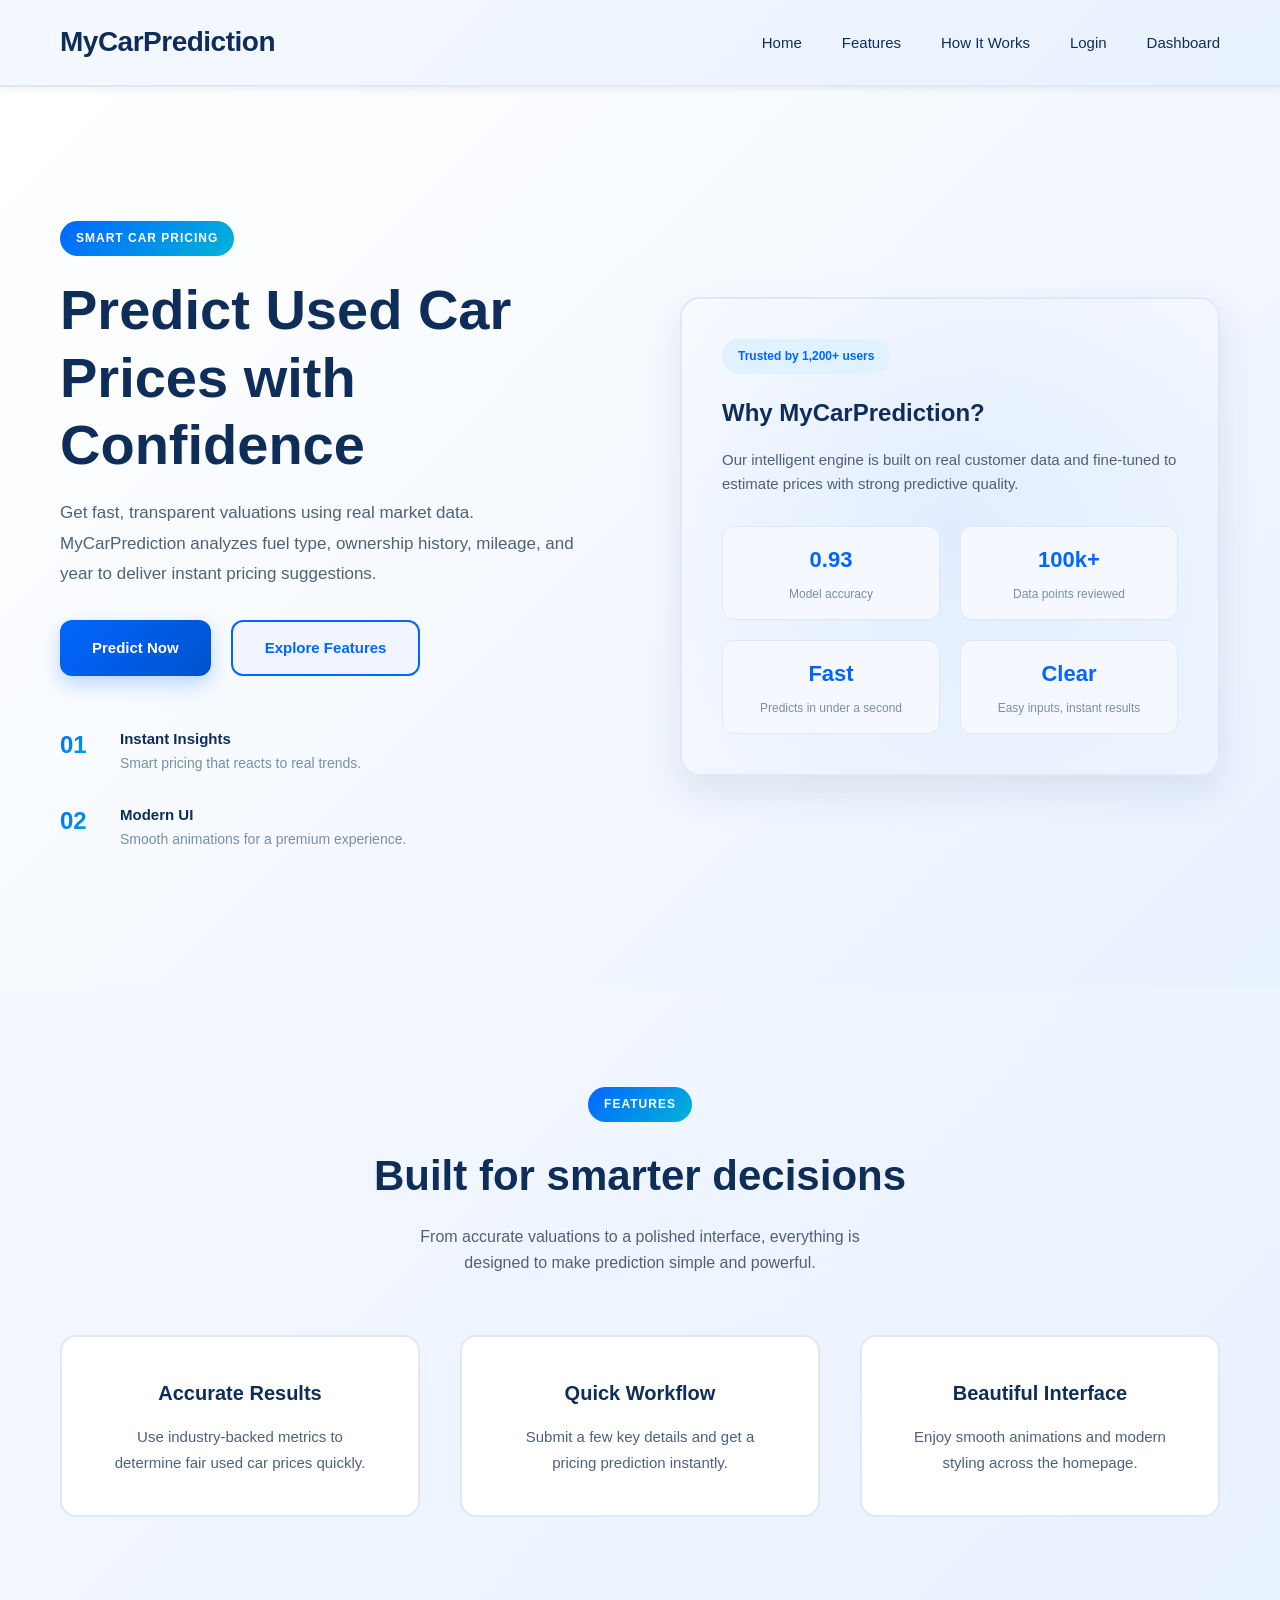
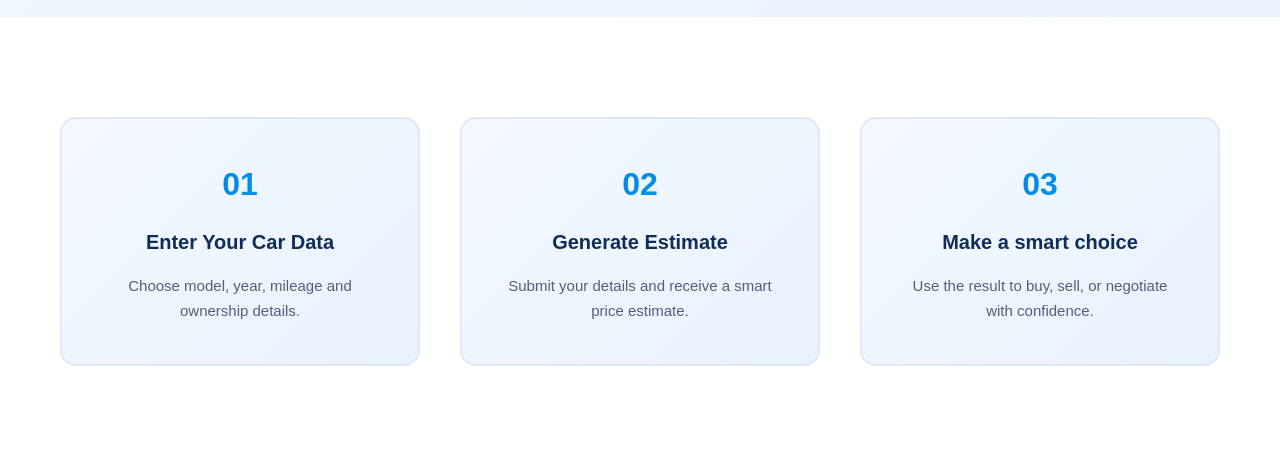
<file: Frontend/index.html>
<!DOCTYPE html>
<html lang="en">
<head>
  <meta charset="UTF-8" />
  <meta name="viewport" content="width=device-width, initial-scale=1.0" />
  <title>MyCarPrediction</title>

  <!-- CSS -->
  <link rel="stylesheet" href="home.css" />
</head>
<body>

  <!-- NAVBAR -->
  <nav class="navbar">
    <h2>MyCarPrediction</h2>
    <ul>
      <li><a href="#home">Home</a></li>
      <li><a href="#features">Features</a></li>
      <li><a href="#process">How It Works</a></li>
      <li><a href="login.html">Login</a></li>
      <li><a href="Dashboard.html">Dashboard</a></li>
    </ul>
  </nav>

  <!-- HERO SECTION -->
  <section class="hero" id="home">
    <div class="hero-grid">
      <div class="hero-copy">
        <span class="eyebrow">Smart Car Pricing</span>
        <h1>Predict Used Car Prices with Confidence</h1>
        <p>Get fast, transparent valuations using real market data. MyCarPrediction analyzes fuel type, ownership history, mileage, and year to deliver instant pricing suggestions.</p>

        <div class="hero-buttons">
          <button class="btn btn-primary" onclick="goToPrediction()">Predict Now</button>
          <a class="btn btn-secondary" href="#features">Explore Features</a>
        </div>

        <div class="hero-highlights">
          <div class="highlight">
            <span>01</span>
            <div>
              <strong>Instant Insights</strong>
              <p>Smart pricing that reacts to real trends.</p>
            </div>
          </div>
          <div class="highlight">
            <span>02</span>
            <div>
              <strong>Modern UI</strong>
              <p>Smooth animations for a premium experience.</p>
            </div>
          </div>
        </div>
      </div>

      <div class="hero-card">
        <div class="badge">Trusted by 1,200+ users</div>
        <h3>Why MyCarPrediction?</h3>
        <p>Our intelligent engine is built on real customer data and fine-tuned to estimate prices with strong predictive quality.</p>

        <div class="stat-grid">
          <div class="stat">
            <strong>0.93</strong>
            <p>Model accuracy</p>
          </div>
          <div class="stat">
            <strong>100k+</strong>
            <p>Data points reviewed</p>
          </div>
          <div class="stat">
            <strong>Fast</strong>
            <p>Predicts in under a second</p>
          </div>
          <div class="stat">
            <strong>Clear</strong>
            <p>Easy inputs, instant results</p>
          </div>
        </div>
      </div>
    </div>
  </section>

  <section class="features" id="features">
    <div class="section-intro">
      <span>Features</span>
      <h2>Built for smarter decisions</h2>
      <p>From accurate valuations to a polished interface, everything is designed to make prediction simple and powerful.</p>
    </div>

    <div class="feature-grid">
      <div class="feature-card">
        <h3>Accurate Results</h3>
        <p>Use industry-backed metrics to determine fair used car prices quickly.</p>
      </div>
      <div class="feature-card">
        <h3>Quick Workflow</h3>
        <p>Submit a few key details and get a pricing prediction instantly.</p>
      </div>
      <div class="feature-card">
        <h3>Beautiful Interface</h3>
        <p>Enjoy smooth animations and modern styling across the homepage.</p>
      </div>
    </div>
  </section>

  <section class="process" id="process">
    <div class="process-grid">
      <div class="process-step">
        <span>01</span>
        <h3>Enter Your Car Data</h3>
        <p>Choose model, year, mileage and ownership details.</p>
      </div>
      <div class="process-step">
        <span>02</span>
        <h3>Generate Estimate</h3>
        <p>Submit your details and receive a smart price estimate.</p>
      </div>
      <div class="process-step">
        <span>03</span>
        <h3>Make a smart choice</h3>
        <p>Use the result to buy, sell, or negotiate with confidence.</p>
      </div>
    </div>
  </section>

  <!-- JS -->
  <script>
    function goToPrediction() {
      window.location.href = "Predict.html";
    }
  </script>
</body>
</html>
</file>
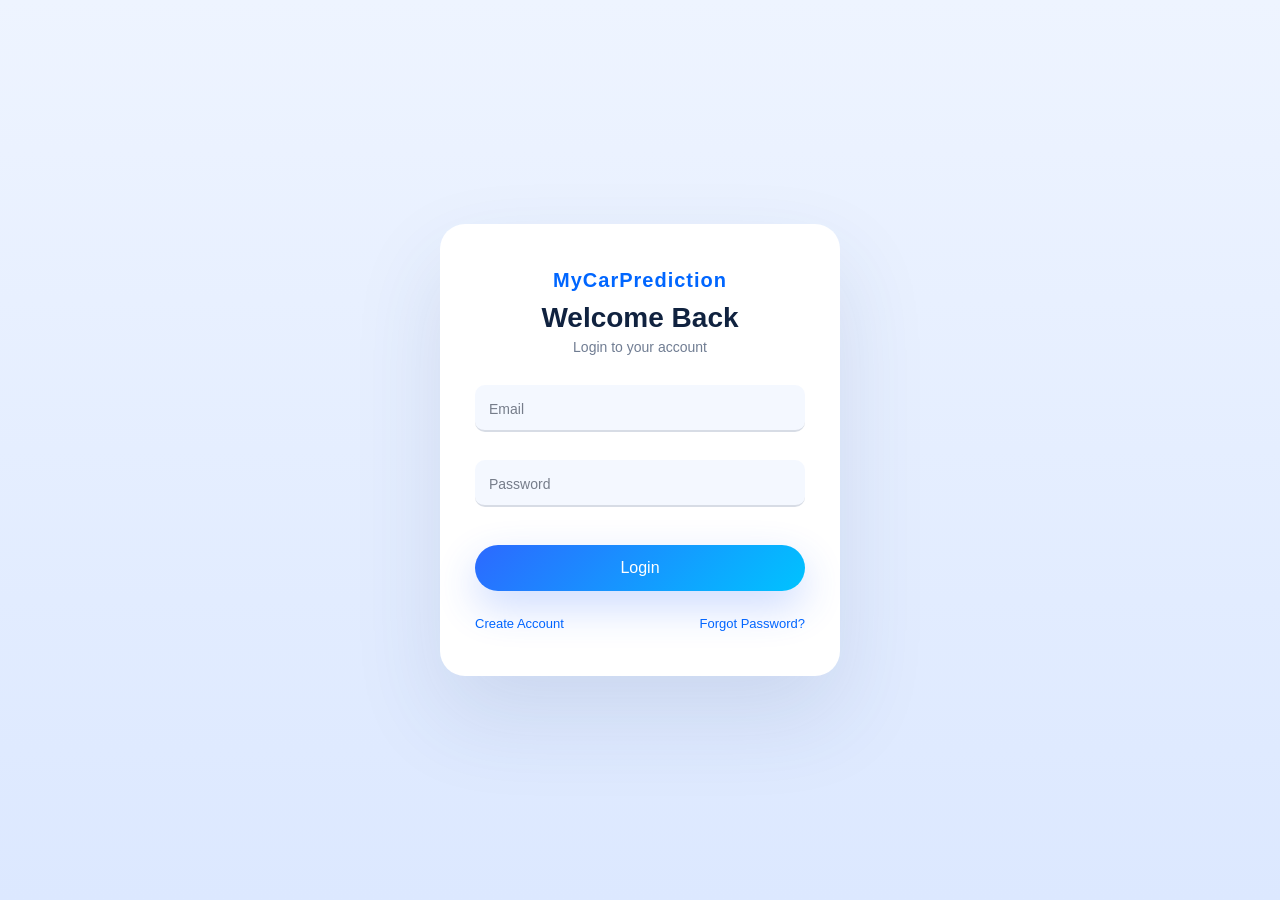
<file: Frontend/login.html>
<!DOCTYPE html>
<html lang="en">
<head>
    <meta charset="UTF-8">
    <title>Login | MyCarPrediction</title>
    <link rel="stylesheet" href="login.css">
</head>
<body>

<div class="bg-overlay"></div>

<div class="login-wrapper">
    <div class="login-box">

        <div class="logo">MyCarPrediction</div>

        <h2>Welcome Back</h2>
        <p>Login to your account</p>

        <form id="loginForm">

            <div class="field">
                <input type="email" id="email" required>
                <span>Email</span>
            </div>

            <div class="field">
                <input type="password" id="password" required>
                <span>Password</span>
            </div>

            <button type="submit" class="login-btn">
                <span>Login</span>
                <div class="btn-glow"></div>
            </button>

            <div class="links">
                <a href="Signup.html">Create Account</a>
                <a href="#">Forgot Password?</a>
            </div>

        </form>
    </div>
</div>

<script src="login.js"></script>
</body>
</html>
</file>
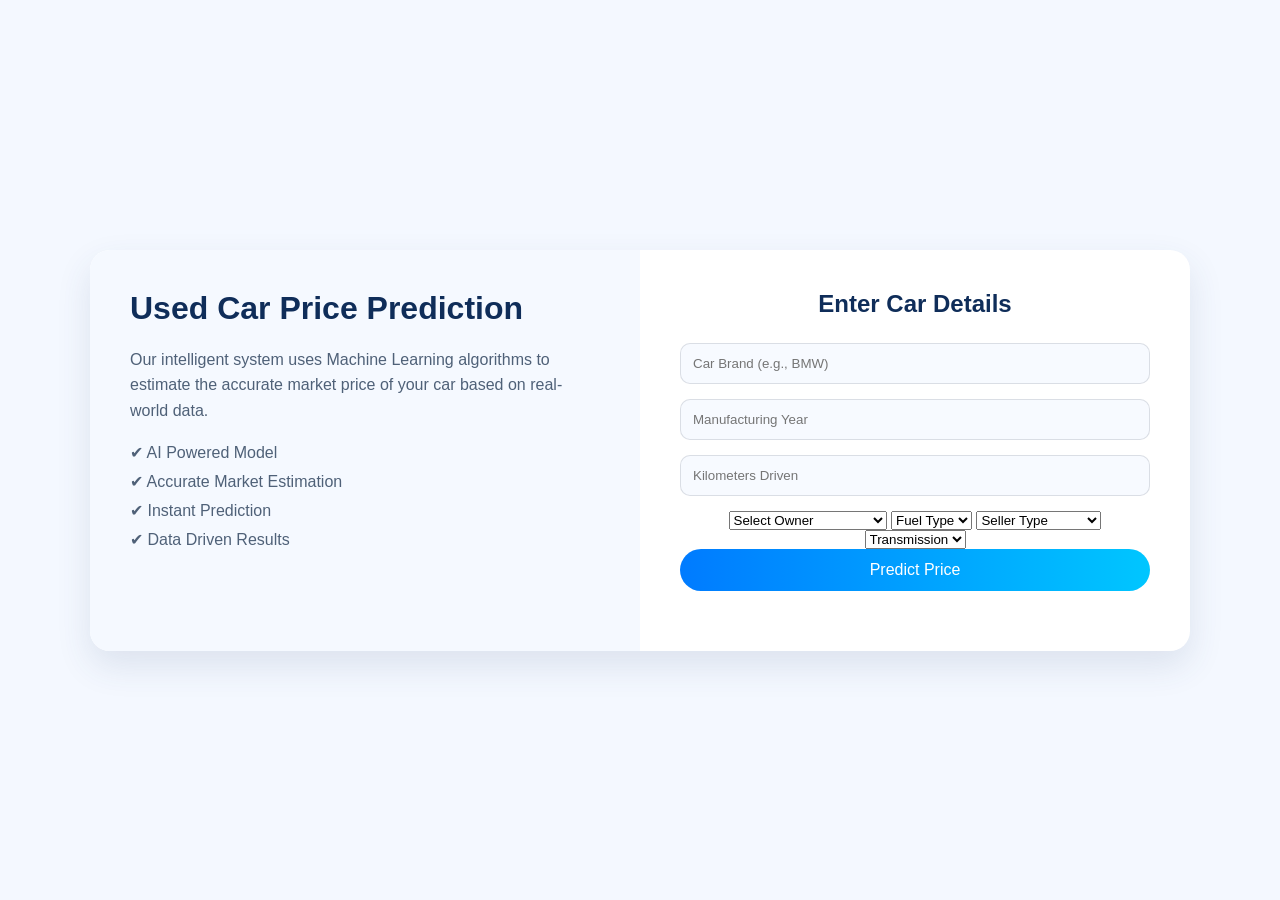
<file: Frontend/Predict.html>
<!DOCTYPE html>
<html lang="en">
<head>
    <meta charset="UTF-8">
    <title>Car Price Prediction | MyCarPrediction</title>
    <link rel="stylesheet" href="Predict.css">
</head>
<body>

<div class="container">

    <!-- Left Info Section -->
    <div class="info-section">
        <h1>Used Car Price Prediction</h1>
        <p>
            Our intelligent system uses Machine Learning algorithms 
            to estimate the accurate market price of your car 
            based on real-world data.
        </p>

        <ul>
            <li>✔ AI Powered Model</li>
            <li>✔ Accurate Market Estimation</li>
            <li>✔ Instant Prediction</li>
            <li>✔ Data Driven Results</li>
        </ul>
    </div>

    <!-- Prediction Form -->
    <div class="form-section">
        <h2>Enter Car Details</h2>

        <form id="predictionForm">
            <input type="text" name="Car_Name" placeholder="Car Brand (e.g., BMW)" required>
            <input type="number" name="Year" placeholder="Manufacturing Year" required>
            <input type="number" name="Kms_Driven" placeholder="Kilometers Driven" required>
            <select name="Owner" required>
                <option value="">Select Owner</option>
                <option value="First Owner">First Owner</option>
                <option value="Second Owner">Second Owner</option>
                <option value="Third Owner">Third Owner</option>
                <option value="Fourth & Above Owner">Fourth & Above Owner</option>
                <option value="Test Drive Car">Test Drive Car</option>
            </select>
            <select name="Fuel_Type" required>
                <option value="">Fuel Type</option>
                <option value="Petrol">Petrol</option>
                <option value="Diesel">Diesel</option>
                <option value="CNG">CNG</option>
                <option value="Electric">Electric</option>
                <option value="LPG">LPG</option>
            </select>
            <select name="Seller_Type" required>
                <option value="">Seller Type</option>
                <option value="Individual">Individual</option>
                <option value="Trustmark Dealer">Trustmark Dealer</option>
            </select>
            <select name="Transmission" required>
                <option value="">Transmission</option>
                <option value="Manual">Manual</option>
                <option value="Automatic">Automatic</option>
            </select>

            <button type="submit">Predict Price</button>
        </form>

        <div id="result"></div>
    </div>

</div>

<script src="Predict.js"></script>
</body>
</html>
</file>
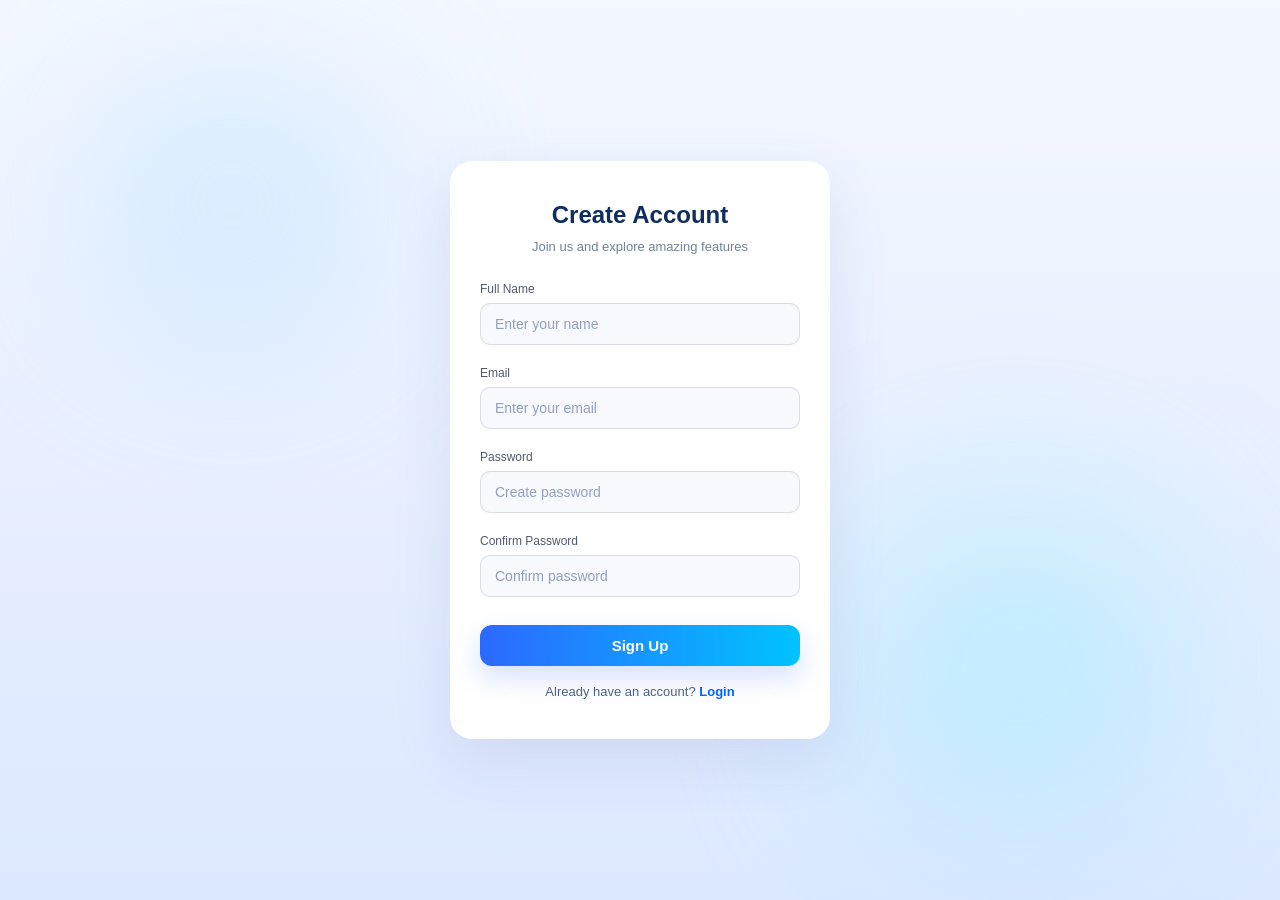
<file: Frontend/Signup.html>
<!DOCTYPE html>
<html lang="en">
<head>
  <meta charset="UTF-8">
  <title>Sign Up</title>
  <meta name="viewport" content="width=device-width, initial-scale=1.0">
  <link rel="stylesheet" href="Signup.css">
  <link href="https://fonts.googleapis.com/css2?family=Poppins:wght@300;400;600&display=swap" rel="stylesheet">
</head>
<body>

  <div class="bg-circle c1"></div>
  <div class="bg-circle c2"></div>

  <div class="signup-container">
    <h2>Create Account</h2>
    <p>Join us and explore amazing features</p>

    <form id="signupForm">
      <div class="input-group">
        <label>Full Name</label>
        <input type="text" id="name" placeholder="Enter your name" required>
      </div>

      <div class="input-group">
        <label>Email</label>
        <input type="email" id="email" placeholder="Enter your email" required>
      </div>

      <div class="input-group">
        <label>Password</label>
        <input type="password" id="password" placeholder="Create password" required>
      </div>

      <div class="input-group">
        <label>Confirm Password</label>
        <input type="password" id="confirm" placeholder="Confirm password" required>
      </div>

      <button type="submit" class="signup-btn">Sign Up</button>
    </form>

    <div class="message" id="msg"></div>

    <div class="extra">
      Already have an account? <a href="login.html">Login</a>
    </div>
  </div>

  <script src="signup.js"></script>
</body>
</html>
</file>
<file: Frontend/home.css>
﻿* {
  margin: 0;
  padding: 0;
  box-sizing: border-box;
  font-family: 'Segoe UI', Tahoma, Geneva, Verdana, sans-serif;
}

html {
  scroll-behavior: smooth;
}

body {
  background: #ffffff;
  color: #0f2d59;
  line-height: 1.6;
}

/* Navbar */
.navbar {
  display: flex;
  justify-content: space-between;
  align-items: center;
  padding: 20px 60px;
  background: linear-gradient(135deg, #f5f9ff 0%, #e8f1ff 100%);
  border-bottom: 2px solid #e0e8f5;
  position: sticky;
  top: 0;
  z-index: 100;
  box-shadow: 0 2px 8px rgba(15, 45, 89, 0.08);
}

.navbar h2 {
  font-size: 28px;
  color: #0f2d59;
  font-weight: 700;
  letter-spacing: -0.5px;
}

.navbar ul {
  display: flex;
  list-style: none;
  gap: 40px;
}

.navbar ul li a {
  text-decoration: none;
  color: #0f2d59;
  font-weight: 500;
  font-size: 15px;
  transition: all 0.3s ease;
  position: relative;
}

.navbar ul li a::after {
  content: '';
  position: absolute;
  width: 0;
  height: 2px;
  bottom: -5px;
  left: 0;
  background: linear-gradient(90deg, #0066ff, #00b4d8);
  transition: width 0.3s ease;
}

.navbar ul li a:hover::after {
  width: 100%;
}

.navbar ul li a:hover {
  color: #0066ff;
}

/* Hero Section */
.hero {
  padding: 100px 60px;
  background: linear-gradient(135deg, #ffffff 0%, #f5f9ff 50%, #e8f1ff 100%);
  min-height: 100vh;
  display: flex;
  align-items: center;
}

.hero-grid {
  display: grid;
  grid-template-columns: 1fr 1fr;
  gap: 80px;
  align-items: center;
  width: 100%;
}

.hero-copy span.eyebrow {
  display: inline-block;
  background: linear-gradient(135deg, #0066ff, #00b4d8);
  color: #ffffff;
  padding: 8px 16px;
  border-radius: 25px;
  font-size: 12px;
  font-weight: 700;
  text-transform: uppercase;
  letter-spacing: 1px;
  margin-bottom: 20px;
  animation: slideInLeft 0.6s ease-out;
}

.hero-copy h1 {
  font-size: 56px;
  font-weight: 700;
  line-height: 1.2;
  margin-bottom: 20px;
  color: #0f2d59;
  animation: slideInLeft 0.8s ease-out 0.1s both;
}

.hero-copy p {
  font-size: 17px;
  color: #4f6178;
  line-height: 1.8;
  margin-bottom: 30px;
  animation: slideInLeft 1s ease-out 0.2s both;
}

.hero-buttons {
  display: flex;
  gap: 20px;
  margin-bottom: 50px;
  animation: slideInLeft 1.2s ease-out 0.3s both;
}

.btn {
  padding: 14px 32px;
  border: none;
  border-radius: 12px;
  font-size: 15px;
  font-weight: 600;
  cursor: pointer;
  transition: all 0.3s ease;
  text-decoration: none;
  display: inline-block;
  text-align: center;
}

.btn-primary {
  background: linear-gradient(135deg, #0066ff, #0052cc);
  color: #ffffff;
  box-shadow: 0 8px 20px rgba(0, 102, 255, 0.25);
}

.btn-primary:hover {
  transform: translateY(-2px);
  box-shadow: 0 12px 30px rgba(0, 102, 255, 0.35);
}

.btn-secondary {
  background: #f0f5ff;
  color: #0066ff;
  border: 2px solid #0066ff;
}

.btn-secondary:hover {
  background: #0066ff;
  color: #ffffff;
}

.hero-highlights {
  display: flex;
  flex-direction: column;
  gap: 25px;
  animation: slideInLeft 1.4s ease-out 0.4s both;
}

.highlight {
  display: flex;
  gap: 20px;
  align-items: flex-start;
}

.highlight span {
  font-size: 24px;
  font-weight: 700;
  background: linear-gradient(135deg, #0066ff, #00b4d8);
  -webkit-background-clip: text;
  -webkit-text-fill-color: transparent;
  background-clip: text;
  min-width: 40px;
}

.highlight strong {
  font-size: 15px;
  color: #0f2d59;
}

.highlight p {
  font-size: 14px;
  color: #7a8fa3;
  margin: 0;
}

/* Hero Card */
.hero-card {
  background: linear-gradient(135deg, #ffffff 0%, #f5f9ff 100%);
  padding: 40px;
  border-radius: 20px;
  border: 2px solid #e0e8f5;
  box-shadow: 0 15px 40px rgba(15, 45, 89, 0.1);
  position: relative;
  overflow: hidden;
  animation: slideInRight 0.8s ease-out 0.2s both;
}

.hero-card::before {
  content: '';
  position: absolute;
  top: -50%;
  right: -50%;
  width: 200%;
  height: 200%;
  background: radial-gradient(circle, rgba(0, 102, 255, 0.1) 0%, transparent 70%);
  animation: rotate 20s linear infinite;
}

@keyframes rotate {
  from { transform: rotate(0deg); }
  to { transform: rotate(360deg); }
}

.badge {
  display: inline-block;
  background: #e0f2ff;
  color: #0066ff;
  padding: 8px 16px;
  border-radius: 20px;
  font-size: 12px;
  font-weight: 600;
  margin-bottom: 20px;
  position: relative;
  z-index: 1;
}

.hero-card h3 {
  font-size: 24px;
  color: #0f2d59;
  margin-bottom: 15px;
  position: relative;
  z-index: 1;
}

.hero-card p {
  color: #4f6178;
  font-size: 15px;
  margin-bottom: 30px;
  position: relative;
  z-index: 1;
}

.stat-grid {
  display: grid;
  grid-template-columns: 1fr 1fr;
  gap: 20px;
  position: relative;
  z-index: 1;
}

.stat {
  text-align: center;
  padding: 15px;
  background: #f5f9ff;
  border-radius: 12px;
  border: 1px solid #e0e8f5;
}

.stat strong {
  display: block;
  font-size: 22px;
  color: #0066ff;
  margin-bottom: 8px;
}

.stat p {
  font-size: 12px;
  color: #7a8fa3;
  margin: 0;
}

/* Features Section */
.features {
  padding: 100px 60px;
  background: linear-gradient(135deg, #f5f9ff 0%, #e8f1ff 100%);
}

.section-intro {
  text-align: center;
  margin-bottom: 60px;
  animation: fadeInUp 0.8s ease-out;
}

.section-intro span {
  display: inline-block;
  background: linear-gradient(135deg, #0066ff, #00b4d8);
  color: #ffffff;
  padding: 8px 16px;
  border-radius: 25px;
  font-size: 12px;
  font-weight: 700;
  text-transform: uppercase;
  letter-spacing: 1px;
  margin-bottom: 20px;
}

.section-intro h2 {
  font-size: 42px;
  color: #0f2d59;
  margin-bottom: 15px;
  font-weight: 700;
}

.section-intro p {
  font-size: 16px;
  color: #4f6178;
  max-width: 500px;
  margin: 0 auto;
}

.feature-grid {
  display: grid;
  grid-template-columns: repeat(3, 1fr);
  gap: 40px;
}

.feature-card {
  background: #ffffff;
  padding: 40px;
  border-radius: 16px;
  border: 2px solid #e0e8f5;
  text-align: center;
  transition: all 0.3s ease;
  animation: fadeInUp 0.8s ease-out;
}

.feature-card:hover {
  transform: translateY(-8px);
  border-color: #0066ff;
  box-shadow: 0 20px 40px rgba(0, 102, 255, 0.15);
}

.feature-card h3 {
  font-size: 20px;
  color: #0f2d59;
  margin-bottom: 15px;
  font-weight: 600;
}

.feature-card p {
  color: #4f6178;
  font-size: 15px;
  line-height: 1.7;
}

/* Process Section */
.process {
  padding: 100px 60px;
  background: #ffffff;
}

.process-grid {
  display: grid;
  grid-template-columns: repeat(3, 1fr);
  gap: 40px;
}

.process-step {
  text-align: center;
  padding: 40px;
  background: linear-gradient(135deg, #f5f9ff 0%, #e8f1ff 100%);
  border-radius: 16px;
  border: 2px solid #e0e8f5;
  position: relative;
  transition: all 0.3s ease;
  animation: fadeInUp 0.8s ease-out;
}

.process-step:hover {
  transform: translateY(-5px);
  border-color: #0066ff;
  box-shadow: 0 15px 35px rgba(0, 102, 255, 0.1);
}

.process-step span {
  display: block;
  font-size: 32px;
  font-weight: 700;
  background: linear-gradient(135deg, #0066ff, #00b4d8);
  -webkit-background-clip: text;
  -webkit-text-fill-color: transparent;
  background-clip: text;
  margin-bottom: 15px;
}

.process-step h3 {
  font-size: 20px;
  color: #0f2d59;
  margin-bottom: 15px;
  font-weight: 600;
}

.process-step p {
  color: #4f6178;
  font-size: 15px;
  line-height: 1.7;
}

/* Animations */
@keyframes slideInLeft {
  from {
    opacity: 0;
    transform: translateX(-30px);
  }
  to {
    opacity: 1;
    transform: translateX(0);
  }
}

@keyframes slideInRight {
  from {
    opacity: 0;
    transform: translateX(30px);
  }
  to {
    opacity: 1;
    transform: translateX(0);
  }
}

@keyframes fadeInUp {
  from {
    opacity: 0;
    transform: translateY(30px);
  }
  to {
    opacity: 1;
    transform: translateY(0);
  }
}

/* Responsive */
@media (max-width: 1200px) {
  .hero-grid {
    gap: 50px;
  }

  .hero-copy h1 {
    font-size: 42px;
  }

  .feature-grid,
  .process-grid {
    grid-template-columns: repeat(2, 1fr);
  }
}

@media (max-width: 768px) {
  .navbar {
    padding: 15px 20px;
    flex-direction: column;
    gap: 20px;
  }

  .navbar h2 {
    font-size: 22px;
  }

  .navbar ul {
    flex-direction: column;
    gap: 15px;
  }

  .hero {
    padding: 60px 20px;
    min-height: auto;
  }

  .hero-grid {
    grid-template-columns: 1fr;
    gap: 40px;
  }

  .hero-copy h1 {
    font-size: 32px;
  }

  .hero-buttons {
    flex-direction: column;
  }

  .features,
  .process {
    padding: 60px 20px;
  }

  .feature-grid,
  .process-grid {
    grid-template-columns: 1fr;
  }

  .section-intro h2 {
    font-size: 28px;
  }
}
</file>
<file: Frontend/login.css>
﻿*{
  margin:0;
  padding:0;
  box-sizing:border-box;
  font-family: 'Inter', Arial, sans-serif;
}

body{
  min-height:100vh;
  background: linear-gradient(180deg, #eef4ff 0%, #dce8ff 100%);
  overflow:hidden;
  display:flex;
  align-items:center;
  justify-content:center;
}

.login-wrapper{
  position:relative;
  z-index:2;
  min-height:100vh;
  display:flex;
  justify-content:center;
  align-items:center;
  width:100%;
  padding:40px 20px;
}

.login-box{
  width:400px;
  padding:45px 35px;
  background: #ffffff;
  border-radius:25px;
  box-shadow:0 40px 90px rgba(46, 75, 121, 0.12);
  text-align:center;
  color:#10223f;
  position:relative;
}

.logo{
  font-size:20px;
  letter-spacing:1px;
  margin-bottom:10px;
  color:#0066ff;
  font-weight:700;
}

.login-box h2{
  font-size:28px;
  margin-bottom:5px;
}

.login-box p{
  font-size:14px;
  opacity:0.8;
  margin-bottom:30px;
  color:#4d5d78;
}

.field{
  position:relative;
  margin-bottom:28px;
}

.field input{
  width:100%;
  padding:14px 12px;
  background:#f4f8ff;
  border:none;
  border-bottom:2px solid rgba(15,23,42,0.12);
  outline:none;
  color:#0f2b55;
  font-size:15px;
  border-radius:10px;
}

.field span{
  position:absolute;
  left:14px;
  top:50%;
  transform:translateY(-50%);
  color:rgba(15,23,42,0.55);
  pointer-events:none;
  transition:0.4s;
  font-size:14px;
}

.field input:focus + span,
.field input:valid + span{
  top:-8px;
  font-size:12px;
  color:#0066ff;
}

.field input:focus{
  border-bottom:2px solid #0066ff;
  box-shadow:0 8px 15px -10px rgba(0,102,255,0.35);
}

.login-btn{
  position:relative;
  width:100%;
  padding:14px;
  margin-top:10px;
  border:none;
  border-radius:35px;
  background: linear-gradient(135deg,#2c69ff,#00c3ff);
  color:#fff;
  font-size:16px;
  cursor:pointer;
  overflow:hidden;
  transition:0.3s;
  box-shadow:0 16px 40px rgba(44,105,255,0.24);
}

.login-btn:hover{
  transform:translateY(-3px) scale(1.02);
  box-shadow:0 18px 45px rgba(44,105,255,0.35);
}

.btn-glow{
  position:absolute;
  inset:0;
  background: radial-gradient(circle, rgba(255,255,255,0.45) 0%, transparent 70%);
  opacity:0;
  transition:0.3s;
}

.login-btn:hover .btn-glow{
  opacity:1;
}

.links{
  margin-top:25px;
  display:flex;
  justify-content:space-between;
}

.links a{
  color:#0066ff;
  font-size:13px;
  text-decoration:none;
  transition:0.3s;
}

.links a:hover{
  text-decoration:underline;
}

@media(max-width:450px){
  .login-box{
    width:100%;
  }
}
</file>
<file: Frontend/Predict.css>
﻿* {
    margin: 0;
    padding: 0;
    box-sizing: border-box;
    font-family: 'Segoe UI', sans-serif;
}

body {
    min-height: 100vh;
    background: #f4f8ff;
    display: flex;
    justify-content: center;
    align-items: center;
    color: #1f334f;
}

.container {
    width: 90%;
    max-width: 1100px;
    display: flex;
    backdrop-filter: blur(15px);
    background: #ffffff;
    border-radius: 20px;
    overflow: hidden;
    box-shadow: 0 15px 35px rgba(46, 72, 112, 0.12);
    animation: fadeIn 1.2s ease-in-out;
}

.info-section {
    flex: 1;
    padding: 40px;
    background: #f5f9ff;
}

.info-section h1 {
    font-size: 32px;
    margin-bottom: 20px;
    color: #0f2d59;
}

.info-section p {
    margin-bottom: 20px;
    line-height: 1.6;
    color: #4f6178;
}

.info-section ul {
    list-style: none;
    padding-left: 0;
}

.info-section li {
    margin-bottom: 10px;
    color: #4f6178;
}

.form-section {
    flex: 1;
    padding: 40px;
    text-align: center;
}

.form-section h2 {
    margin-bottom: 25px;
    color: #0f2d59;
}

input {
    width: 100%;
    padding: 12px;
    margin-bottom: 15px;
    border-radius: 10px;
    border: 1px solid rgba(15, 23, 42, 0.12);
    outline: none;
    background: #f7faff;
    color: #12223f;
}

button {
    width: 100%;
    padding: 12px;
    border: none;
    border-radius: 25px;
    background: linear-gradient(to right, #007bff, #00c6ff);
    color: white;
    font-size: 16px;
    cursor: pointer;
    transition: 0.3s ease;
}

button:hover {
    transform: scale(1.03);
    box-shadow: 0 0 18px rgba(0, 118, 255, 0.25);
}

#result {
    margin-top: 20px;
    font-size: 18px;
    font-weight: bold;
    color: #0f2d59;
}

@keyframes fadeIn {
    from { opacity: 0; transform: translateY(30px); }
    to { opacity: 1; transform: translateY(0); }
}
</file>
<file: Frontend/Signup.css>
﻿*{
  margin:0;
  padding:0;
  box-sizing:border-box;
  font-family:'Inter',sans-serif;
}

body{
  min-height:100vh;
  display:flex;
  justify-content:center;
  align-items:center;
  background: linear-gradient(180deg,#f4f8ff,#dce8ff);
  overflow:hidden;
}

.bg-circle{
  position:absolute;
  border-radius:50%;
  filter:blur(100px);
  opacity:0.45;
  animation: float 10s infinite ease-in-out alternate;
}

.c1{width:260px;height:260px;background:#a5d8ff;top:8%;left:8%;}
.c2{width:320px;height:320px;background:#8cecff;bottom:8%;right:8%;}

@keyframes float{
  from{transform:translateY(0px)}
  to{transform:translateY(40px)}
}

.signup-container{
  position:relative;
  width:380px;
  padding:40px 30px;
  background:#ffffff;
  border-radius:22px;
  box-shadow:0 20px 60px rgba(70,91,148,0.12);
  color:#142a4d;
  z-index:10;
  animation:pop 0.8s ease;
}

@keyframes pop{
  from{transform:scale(0.92);opacity:0}
  to{transform:scale(1);opacity:1}
}

.signup-container h2{
  text-align:center;
  margin-bottom:10px;
  font-weight:700;
  color:#0f2d5e;
}

.signup-container p{
  text-align:center;
  font-size:13px;
  opacity:0.8;
  margin-bottom:25px;
  color:#4f637f;
}

.input-group{
  margin-bottom:18px;
}

.input-group label{
  font-size:12px;
  opacity:0.75;
  color:#17223d;
}

.input-group input{
  width:100%;
  padding:12px 14px;
  margin-top:6px;
  border-radius:10px;
  border:1px solid rgba(15,23,42,0.12);
  outline:none;
  background:#f7f9ff;
  color:#12223f;
  font-size:14px;
  transition:0.3s;
}

.input-group input::placeholder{
  color:#92a0be;
}

.input-group input:focus{
  background:#eef4ff;
  transform:scale(1.01);
}

.signup-btn{
  width:100%;
  padding:12px;
  margin-top:10px;
  border:none;
  border-radius:12px;
  background: linear-gradient(90deg,#2c69ff,#00c3ff);
  color:#fff;
  font-weight:700;
  font-size:15px;
  cursor:pointer;
  transition:0.4s;
  box-shadow:0 12px 28px rgba(44,105,255,0.2);
}

.signup-btn:hover{
  transform:translateY(-3px) scale(1.02);
  box-shadow:0 16px 35px rgba(44,105,255,0.28);
}

.extra{
  text-align:center;
  margin-top:18px;
  font-size:13px;
  color:#4f637f;
}

.extra a{
  color:#0066ff;
  text-decoration:none;
  font-weight:600;
}

.extra a:hover{
  text-decoration:underline;
}

.message{
  text-align:center;
  margin-top:12px;
  font-size:13px;
  color:#007bff;
  display:none;
}
</file>
